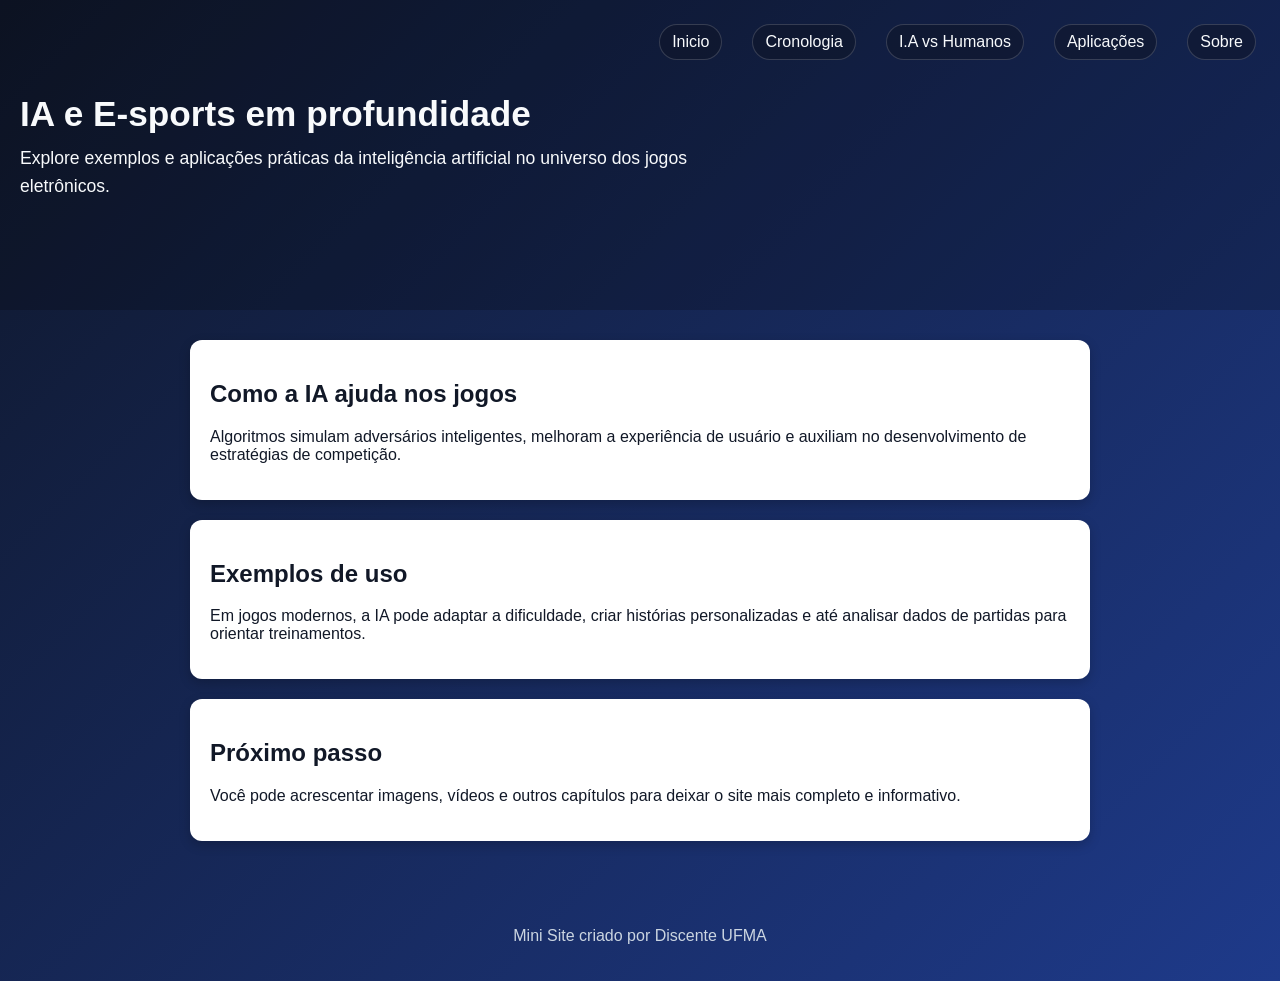
<file: PAGINA 2/index.html>
<!DOCTYPE html>
<html lang="pt-BR">
<head>
    <meta charset="UTF-8">
    <meta name="viewport" content="width=device-width, initial-scale=1.0">
    <title>Mini Site - Página 2</title>
    <link rel="stylesheet" href="style.css">
</head>
<body>
    <header class="hero">
        <nav class="top-nav">
            <a href="../PÁGINA 1_INICIAL/index.html">Inicio</a>
            <a href="index.html">Cronologia</a>
            <a href="../PAGINA 3/index.html">I.A vs Humanos</a>
            <a href="../PAGINA 4/index.html">Aplicações</a>
            <a href="../PAGINA 5/index.html">Sobre</a>
        </nav>
        <h1>IA e E-sports em profundidade</h1>
        <p>Explore exemplos e aplicações práticas da inteligência artificial no universo dos jogos eletrônicos.</p>
    </header>

    <main class="container">
        <section id="topico" class="card">
            <h2>Como a IA ajuda nos jogos</h2>
            <p>Algoritmos simulam adversários inteligentes, melhoram a experiência de usuário e auxiliam no desenvolvimento de estratégias de competição.</p>
        </section>

        <section id="extra" class="card">
            <h2>Exemplos de uso</h2>
            <p>Em jogos modernos, a IA pode adaptar a dificuldade, criar histórias personalizadas e até analisar dados de partidas para orientar treinamentos.</p>
        </section>

        <section class="card">
            <h2>Próximo passo</h2>
            <p>Você pode acrescentar imagens, vídeos e outros capítulos para deixar o site mais completo e informativo.</p>
        </section>
    </main>

    <footer>
        <p>Mini Site criado por Discente UFMA</p>
    </footer>

</body>
</html>
</file>
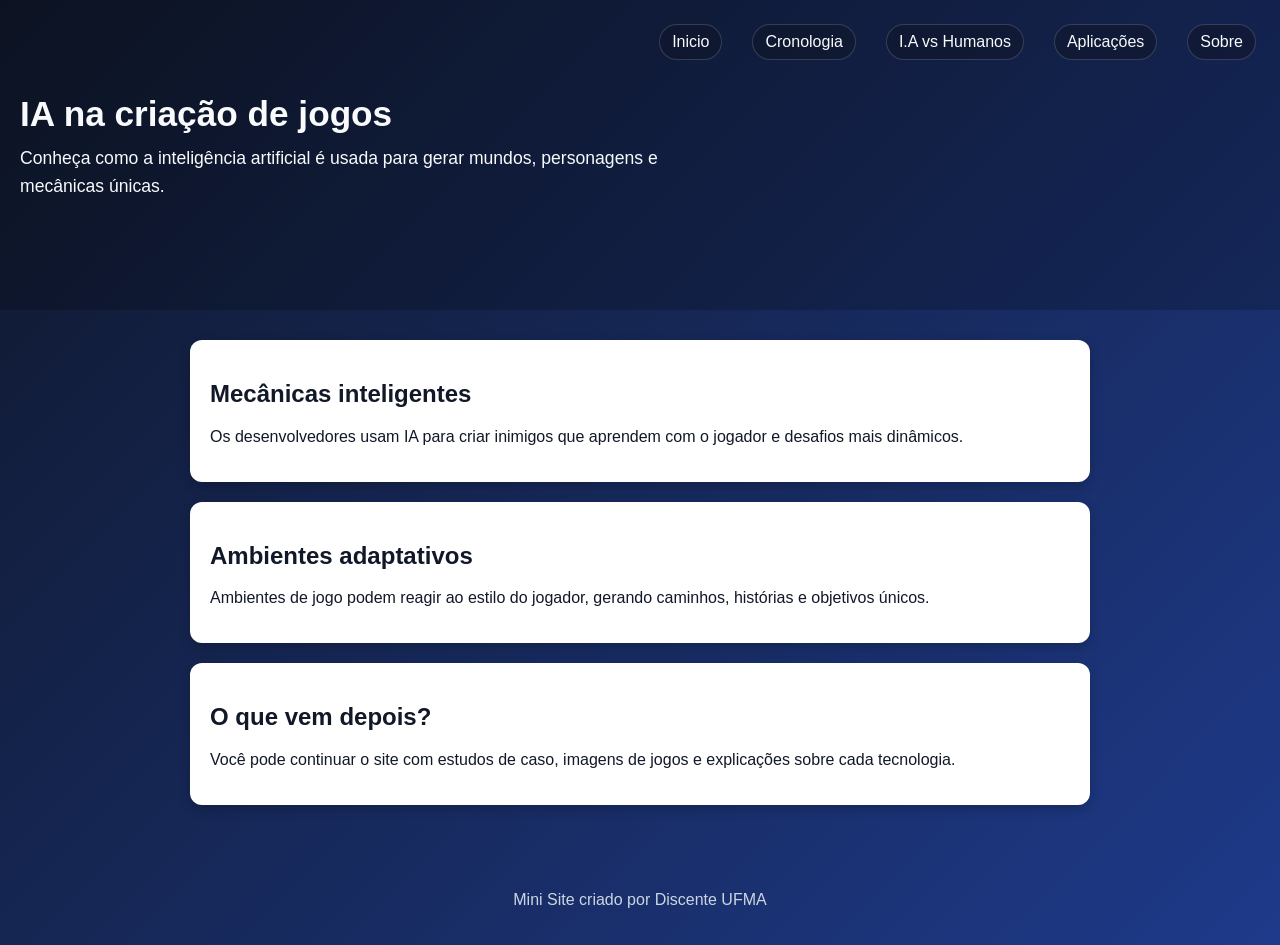
<file: PAGINA 3/index.html>
<!DOCTYPE html>
<html lang="pt-BR">
<head>
    <meta charset="UTF-8">
    <meta name="viewport" content="width=device-width, initial-scale=1.0">
    <title>Mini Site - Página 3</title>
    <link rel="stylesheet" href="style.css">
</head>
<body>
    <header class="hero">
        <nav class="top-nav">
            <a href="../PÁGINA 1_INICIAL/index.html">Inicio</a>
            <a href="../PAGINA 2/index.html">Cronologia</a>
            <a href="index.html">I.A vs Humanos</a>
            <a href="../PAGINA 4/index.html">Aplicações</a>
            <a href="../PAGINA 5/index.html">Sobre</a>
        </nav>
        <h1>IA na criação de jogos</h1>
        <p>Conheça como a inteligência artificial é usada para gerar mundos, personagens e mecânicas únicas.</p>
    </header>

    <main class="container">
        <section id="topico" class="card">
            <h2>Mecânicas inteligentes</h2>
            <p>Os desenvolvedores usam IA para criar inimigos que aprendem com o jogador e desafios mais dinâmicos.</p>
        </section>

        <section id="detalhes" class="card">
            <h2>Ambientes adaptativos</h2>
            <p>Ambientes de jogo podem reagir ao estilo do jogador, gerando caminhos, histórias e objetivos únicos.</p>
        </section>

        <section class="card">
            <h2>O que vem depois?</h2>
            <p>Você pode continuar o site com estudos de caso, imagens de jogos e explicações sobre cada tecnologia.</p>
        </section>
    </main>

    <footer>
        <p>Mini Site criado por Discente UFMA</p>
    </footer>
</body>
</html>
</file>
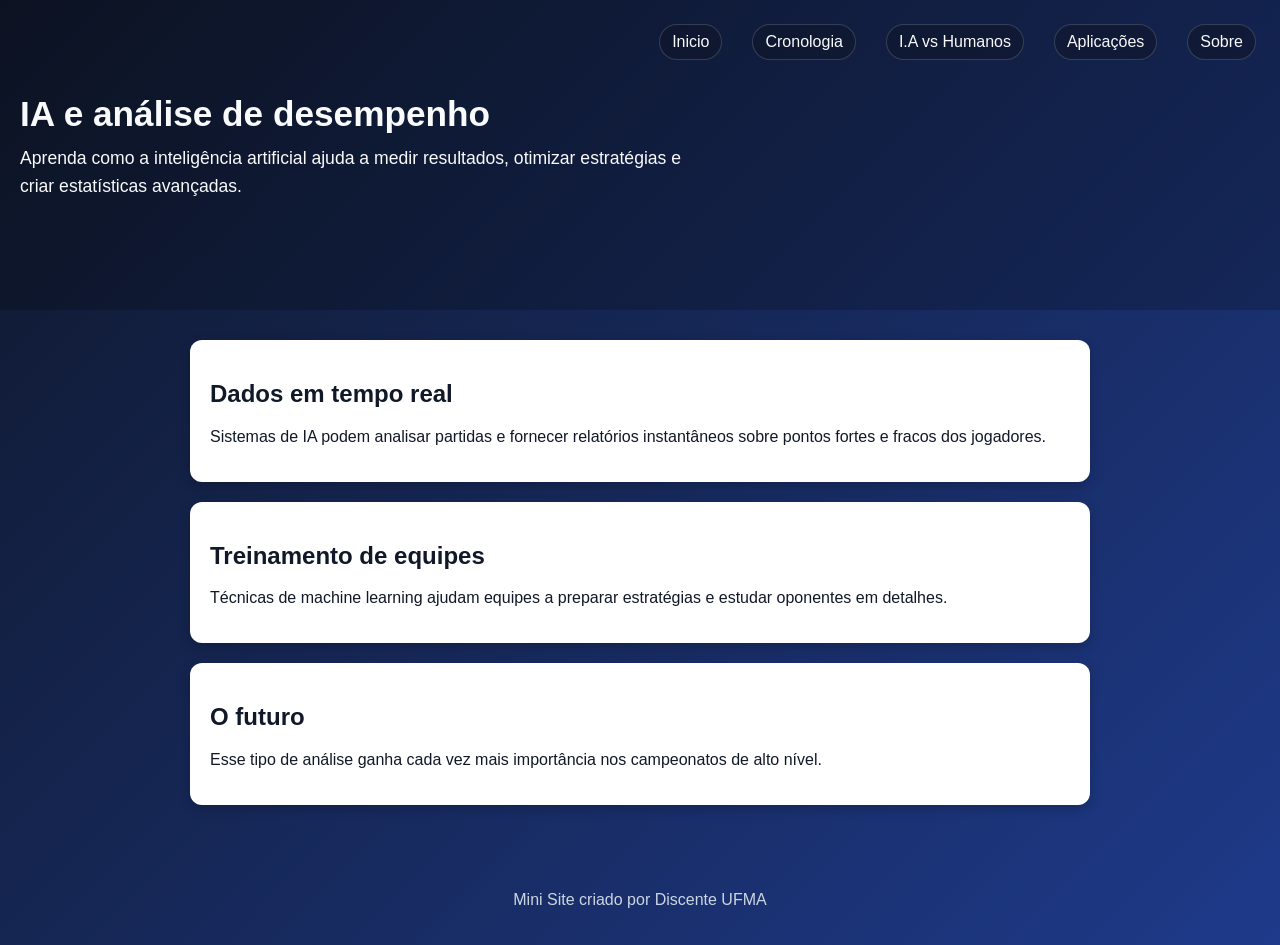
<file: PAGINA 4/index.html>
<!DOCTYPE html>
<html lang="pt-BR">
<head>
    <meta charset="UTF-8">
    <meta name="viewport" content="width=device-width, initial-scale=1.0">
    <title>Mini Site - Página 4</title>
    <link rel="stylesheet" href="style.css">
</head>
<body>
    <header class="hero">
        <nav class="top-nav">
            <a href="../PÁGINA 1_INICIAL/index.html">Inicio</a>
            <a href="../PAGINA 2/index.html">Cronologia</a>
            <a href="../PAGINA 3/index.html">I.A vs Humanos</a>
            <a href="index.html">Aplicações</a>
            <a href="../PAGINA 5/index.html">Sobre</a>
        </nav>
        <h1>IA e análise de desempenho</h1>
        <p>Aprenda como a inteligência artificial ajuda a medir resultados, otimizar estratégias e criar estatísticas avançadas.</p>
    </header>

    <main class="container">
        <section id="topico" class="card">
            <h2>Dados em tempo real</h2>
            <p>Sistemas de IA podem analisar partidas e fornecer relatórios instantâneos sobre pontos fortes e fracos dos jogadores.</p>
        </section>

        <section id="infraestrutura" class="card">
            <h2>Treinamento de equipes</h2>
            <p>Técnicas de machine learning ajudam equipes a preparar estratégias e estudar oponentes em detalhes.</p>
        </section>

        <section class="card">
            <h2>O futuro</h2>
            <p>Esse tipo de análise ganha cada vez mais importância nos campeonatos de alto nível.</p>
        </section>
    </main>

    <footer>
        <p>Mini Site criado por Discente UFMA</p>
    </footer>

</body>
</html>
</file>
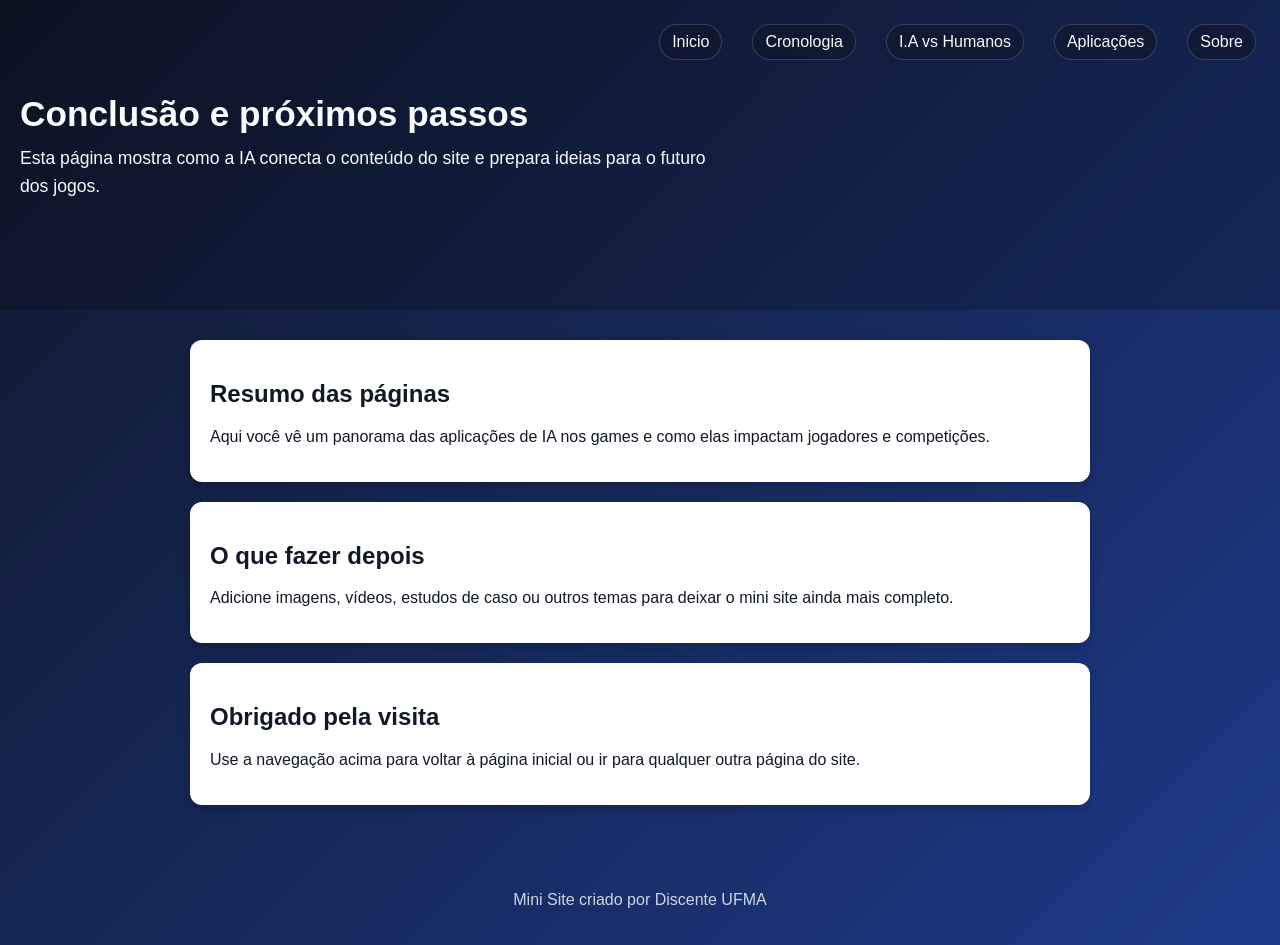
<file: PAGINA 5/index.html>
<!DOCTYPE html>
<html lang="pt-BR">
<head>
    <meta charset="UTF-8">
    <meta name="viewport" content="width=device-width, initial-scale=1.0">
    <title>Mini Site - Página 5</title>
    <link rel="stylesheet" href="style.css">
</head>
<body>
    <header class="hero">
        <nav class="top-nav">
            <a href="../PÁGINA 1_INICIAL/index.html">Inicio</a>
            <a href="../PAGINA 2/index.html">Cronologia</a>
            <a href="../PAGINA 3/index.html">I.A vs Humanos</a>
            <a href="../PAGINA 4/index.html">Aplicações</a>
            <a href="index.html">Sobre</a>
        </nav>
        <h1>Conclusão e próximos passos</h1>
        <p>Esta página mostra como a IA conecta o conteúdo do site e prepara ideias para o futuro dos jogos.</p>
    </header>

    <main class="container">
        <section id="topico" class="card">
            <h2>Resumo das páginas</h2>
            <p>Aqui você vê um panorama das aplicações de IA nos games e como elas impactam jogadores e competições.</p>
        </section>

        <section id="planos" class="card">
            <h2>O que fazer depois</h2>
            <p>Adicione imagens, vídeos, estudos de caso ou outros temas para deixar o mini site ainda mais completo.</p>
        </section>

        <section class="card">
            <h2>Obrigado pela visita</h2>
            <p>Use a navegação acima para voltar à página inicial ou ir para qualquer outra página do site.</p>
        </section>
    </main>

    <footer>
        <p>Mini Site criado por Discente UFMA</p>
    </footer>

</body>
</html>
</file>
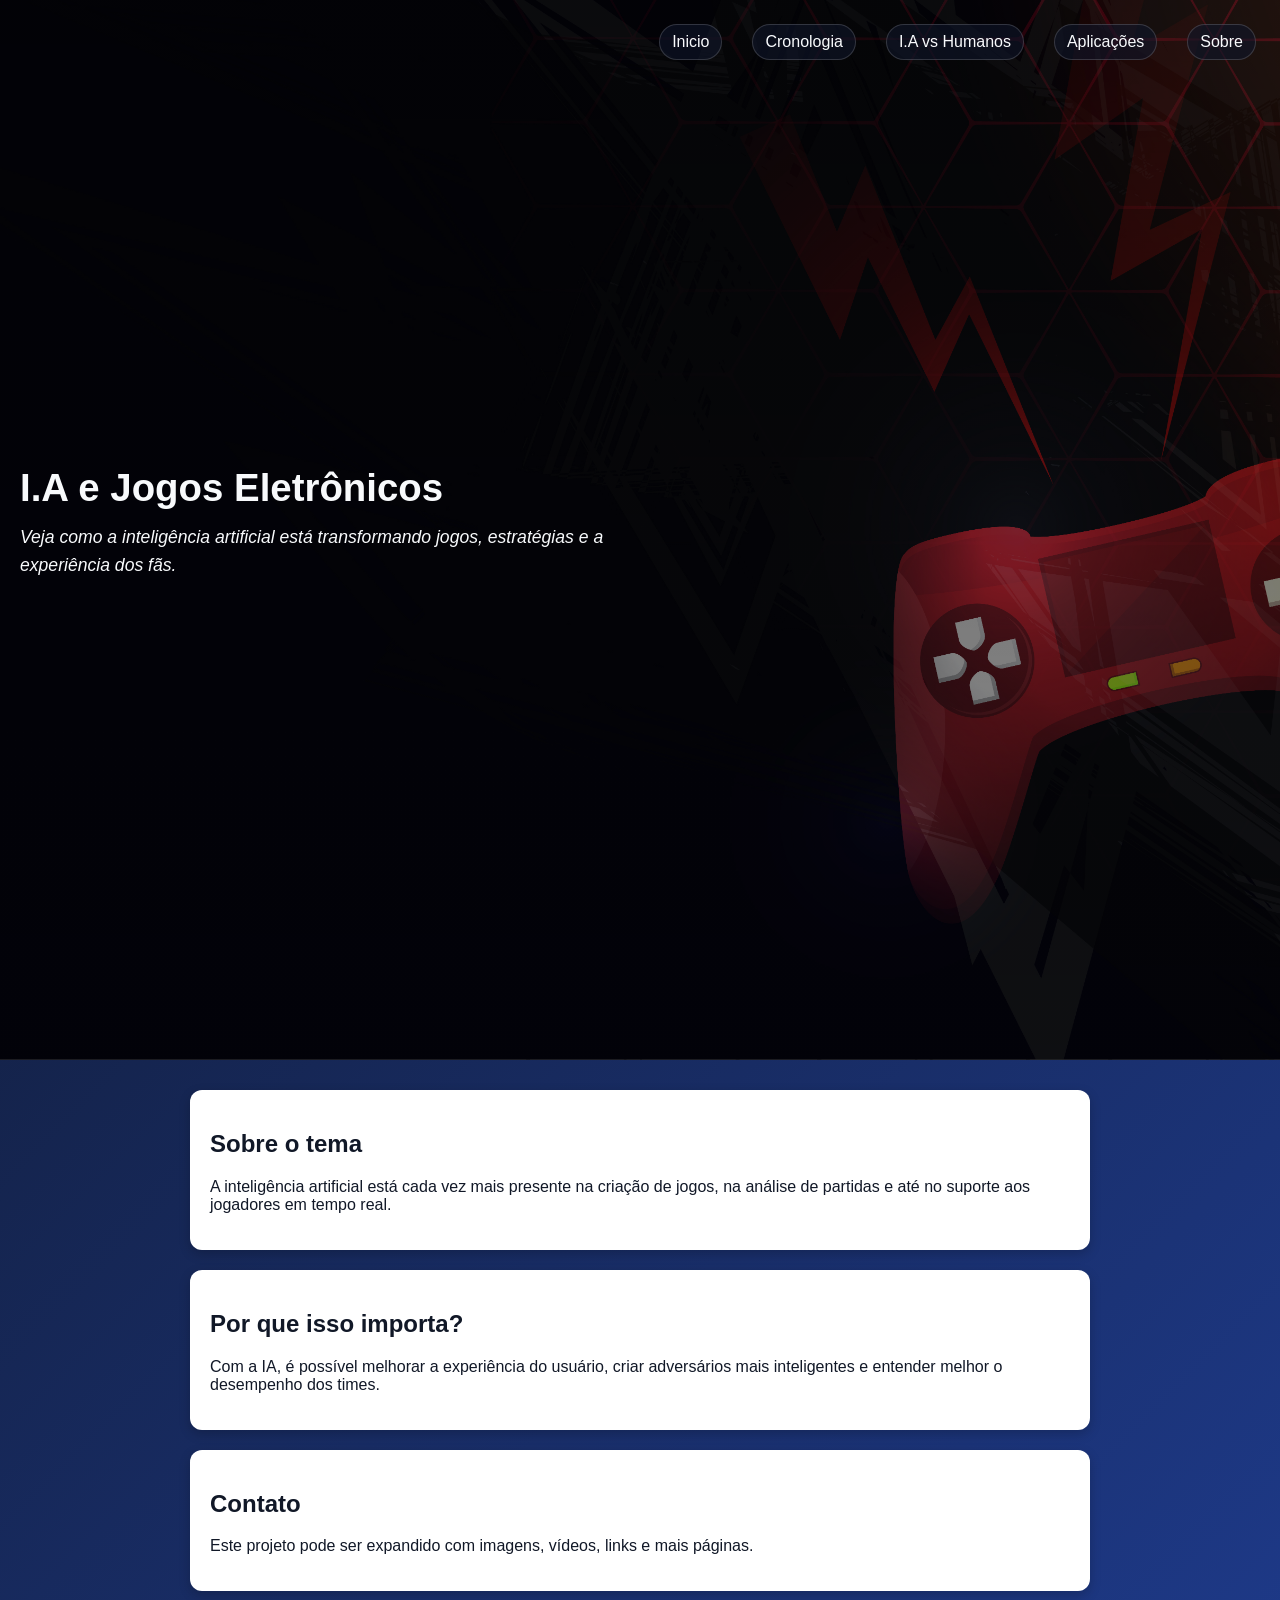
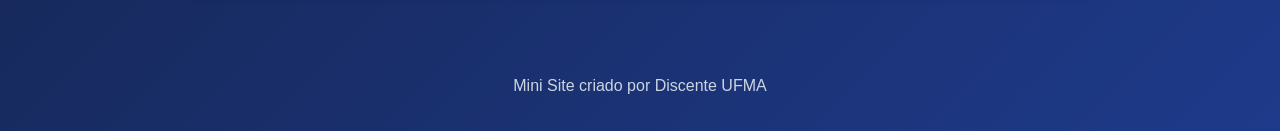
<file: PÁGINA 1_INICIAL/index.html>
<!DOCTYPE html>
<html lang="pt-BR">
<head>
    <meta charset="UTF-8">
    <meta name="viewport" content="width=device-width, initial-scale=1.0">
    <title>Mini Site - Início</title>
    <link rel="stylesheet" href="style.css">
</head>
<body>
    <header class="hero">
        <nav class="top-nav">
           
            <a href="index.html">Inicio</a>
            <a href="../PAGINA 2/index.html">Cronologia</a>
            <a href="../PAGINA 3/index.html">I.A vs Humanos</a>
            <a href="../PAGINA 4/index.html">Aplicações</a>
            <a href="../PAGINA 5/index.html">Sobre</a>
        </nav>
        <h1>I.A e Jogos Eletrônicos</h1>
        <p>Veja como a inteligência artificial está transformando jogos, estratégias e a experiência dos fãs.</p>
    </header>

    <main class="container">
        <section id="sobre" class="card">
            <h2>Sobre o tema</h2>
            <p>A inteligência artificial está cada vez mais presente na criação de jogos, na análise de partidas e até no suporte aos jogadores em tempo real.</p>
        </section>

        <section id="conteudo" class="card">
            <h2>Por que isso importa?</h2>
            <p>Com a IA, é possível melhorar a experiência do usuário, criar adversários mais inteligentes e entender melhor o desempenho dos times.</p>
        </section>

        <section id="contato" class="card">
            <h2>Contato</h2>
            <p>Este projeto pode ser expandido com imagens, vídeos, links e mais páginas.</p>
        </section>
    </main>

    <footer>
        <p>Mini Site criado por Discente UFMA</p>
    </footer>

</body>
</html>
</file>
<file: PAGINA 2/style.css>
body {
    margin: 0;
    font-family: Arial, sans-serif;
    background: linear-gradient(135deg, #0f172a, #1e3a8a);
    color: #f8fafc;
}

.hero {
    text-align: left;
    padding: 70px 20px 90px;
    background: rgba(0, 0, 0, 0.2);
    position: relative;
}

.top-nav {
    position: absolute;
    top: 24px;
    right: 24px;
    display: flex;
    gap: 30px;
    flex-wrap: wrap;
}

.top-nav a {
    color: #f8fafc;
    text-decoration: none;
    padding: 8px 12px;
    border-radius: 999px;
    background: rgba(15, 23, 42, 0.6);
    border: 1px solid rgba(255, 255, 255, 0.16);
}

.top-nav a:hover {
    background: rgba(37, 99, 235, 0.75);
}

.hero h1 {
    font-size: 2.2em;
    margin-bottom: 10px;
}

.hero p {
    font-size: 1.1em;
    line-height: 1.6;
    max-width: 700px;
    margin: 0 0 20px;
}

.app-menu-wrapper {
    position: absolute;
    top: 32px;
    right: 24px;
    display: flex;
    justify-content: flex-end;
    width: auto;
    max-width: 320px;
    z-index: 10;
}

.app-menu-card {
    width: 100%;
    padding: 16px 18px;
    background: rgba(15, 23, 42, 0.9);
    border: 1px solid rgba(148, 163, 184, 0.2);
    border-radius: 16px;
    text-align: center;
    box-shadow: 0 16px 36px rgba(0, 0, 0, 0.25);
    backdrop-filter: blur(8px);
}

.app-menu-text {
    display: none;
}

.app-menu-button {
    display: inline-flex;
    align-items: center;
    justify-content: center;
    gap: 10px;
    width: 100%;
    padding: 12px 16px;
    background: linear-gradient(135deg, #2563eb, #3b82f6);
    border: none;
    color: white;
    font-size: 0.97em;
    font-weight: 600;
    border-radius: 999px;
    cursor: pointer;
    transition: transform 0.2s ease, box-shadow 0.2s ease;
}

.app-menu-button:hover {
    transform: translateY(-1px);
    box-shadow: 0 8px 20px rgba(37, 99, 235, 0.25);
}

.menu-icon {
    display: inline-grid;
    grid-template-columns: repeat(2, 6px);
    grid-gap: 4px;
}

.menu-icon span {
    display: block;
    width: 6px;
    height: 6px;
    background: white;
    border-radius: 2px;
}

.app-menu-panel {
    position: absolute;
    top: calc(100% + 10px);
    left: 50%;
    transform: translateX(-50%) translateY(-10px);
    width: 240px;
    background: rgba(15, 23, 42, 0.98);
    border: 1px solid rgba(148, 163, 184, 0.16);
    border-radius: 14px;
    padding: 14px 0;
    box-shadow: 0 18px 40px rgba(15, 23, 42, 0.3);
    opacity: 0;
    pointer-events: none;
    transition: opacity 180ms ease, transform 180ms ease;
    z-index: 20;
}

.app-menu-panel.open {
    opacity: 1;
    transform: translateX(-50%) translateY(0);
    pointer-events: auto;
}

.app-menu-panel a {
    display: block;
    padding: 12px 18px;
    color: #e2e8f0;
    text-decoration: none;
    font-size: 0.98em;
}

.app-menu-panel a:hover {
    background: rgba(255, 255, 255, 0.08);
}

.container {
    max-width: 900px;
    margin: 0 auto;
    padding: 30px 20px;
}

.card {
    background: white;
    color: #111827;
    border-radius: 12px;
    padding: 20px;
    margin-bottom: 20px;
    box-shadow: 0 4px 12px rgba(0, 0, 0, 0.2);
}

.btn {
    display: inline-block;
    padding: 10px 18px;
    background: #2563eb;
    color: white;
    text-decoration: none;
    border-radius: 8px;
}

footer {
    text-align: center;
    padding: 20px;
    color: #cbd5e1;
}
</file>
<file: PAGINA 3/style.css>
body {
    margin: 0;
    font-family: Arial, sans-serif;
    background: linear-gradient(135deg, #0f172a, #1e3a8a);
    color: #f8fafc;
}

.hero {
    text-align: left;
    padding: 70px 20px 90px;
    background: rgba(0, 0, 0, 0.2);
    position: relative;
}

.top-nav {
    position: absolute;
    top: 24px;
    right: 24px;
    display: flex;
    gap: 30px;
    flex-wrap: wrap;
}

.top-nav a {
    color: #f8fafc;
    text-decoration: none;
    padding: 8px 12px;
    border-radius: 999px;
    background: rgba(15, 23, 42, 0.6);
    border: 1px solid rgba(255, 255, 255, 0.16);
}

.top-nav a:hover {
    background: rgba(37, 99, 235, 0.75);
}

.hero h1 {
    font-size: 2.2em;
    margin-bottom: 10px;
}

.hero p {
    font-size: 1.1em;
    line-height: 1.6;
    max-width: 700px;
    margin: 0 0 20px;
}

.app-menu-wrapper {
    position: absolute;
    top: 32px;
    right: 24px;
    display: flex;
    justify-content: flex-end;
    width: auto;
    max-width: 320px;
    z-index: 10;
}

.app-menu-card {
    width: 100%;
    padding: 16px 18px;
    background: rgba(15, 23, 42, 0.9);
    border: 1px solid rgba(148, 163, 184, 0.2);
    border-radius: 16px;
    text-align: center;
    box-shadow: 0 16px 36px rgba(0, 0, 0, 0.25);
    backdrop-filter: blur(8px);
}

.app-menu-text {
    display: none;
}

.app-menu-button {
    display: inline-flex;
    align-items: center;
    justify-content: center;
    gap: 10px;
    width: 100%;
    padding: 12px 16px;
    background: linear-gradient(135deg, #2563eb, #3b82f6);
    border: none;
    color: white;
    font-size: 0.97em;
    font-weight: 600;
    border-radius: 999px;
    cursor: pointer;
    transition: transform 0.2s ease, box-shadow 0.2s ease;
}

.app-menu-button:hover {
    transform: translateY(-1px);
    box-shadow: 0 8px 20px rgba(37, 99, 235, 0.25);
}

.menu-icon {
    display: inline-grid;
    grid-template-columns: repeat(2, 6px);
    grid-gap: 4px;
}

.menu-icon span {
    display: block;
    width: 6px;
    height: 6px;
    background: white;
    border-radius: 2px;
}

.app-menu-panel {
    position: absolute;
    top: calc(100% + 10px);
    left: 50%;
    transform: translateX(-50%) translateY(-10px);
    width: 240px;
    background: rgba(15, 23, 42, 0.98);
    border: 1px solid rgba(148, 163, 184, 0.16);
    border-radius: 14px;
    padding: 14px 0;
    box-shadow: 0 18px 40px rgba(15, 23, 42, 0.3);
    opacity: 0;
    pointer-events: none;
    transition: opacity 180ms ease, transform 180ms ease;
    z-index: 20;
}

.app-menu-panel.open {
    opacity: 1;
    transform: translateX(-50%) translateY(0);
    pointer-events: auto;
}

.app-menu-panel a {
    display: block;
    padding: 12px 18px;
    color: #e2e8f0;
    text-decoration: none;
    font-size: 0.98em;
}

.app-menu-panel a:hover {
    background: rgba(255, 255, 255, 0.08);
}

.container {
    max-width: 900px;
    margin: 0 auto;
    padding: 30px 20px;
}

.card {
    background: white;
    color: #111827;
    border-radius: 12px;
    padding: 20px;
    margin-bottom: 20px;
    box-shadow: 0 4px 12px rgba(0, 0, 0, 0.2);
}

.btn {
    display: inline-block;
    padding: 10px 18px;
    background: #2563eb;
    color: white;
    text-decoration: none;
    border-radius: 8px;
}

footer {
    text-align: center;
    padding: 20px;
    color: #cbd5e1;
}
</file>
<file: PAGINA 4/style.css>
body {
    margin: 0;
    font-family: Arial, sans-serif;
    background: linear-gradient(135deg, #0f172a, #1e3a8a);
    color: #f8fafc;
}

.hero {
    text-align: left;
    padding: 70px 20px 90px;
    background: rgba(0, 0, 0, 0.2);
    position: relative;
}

.top-nav {
    position: absolute;
    top: 24px;
    right: 24px;
    display: flex;
    gap: 30px;
    flex-wrap: wrap;
}

.top-nav a {
    color: #f8fafc;
    text-decoration: none;
    padding: 8px 12px;
    border-radius: 999px;
    background: rgba(15, 23, 42, 0.6);
    border: 1px solid rgba(255, 255, 255, 0.16);
}

.top-nav a:hover {
    background: rgba(37, 99, 235, 0.75);
}

.hero h1 {
    font-size: 2.2em;
    margin-bottom: 10px;
}

.hero p {
    font-size: 1.1em;
    line-height: 1.6;
    max-width: 700px;
    margin: 0 0 20px;
}

.app-menu-wrapper {
    position: absolute;
    top: 32px;
    right: 24px;
    display: flex;
    justify-content: flex-end;
    width: auto;
    max-width: 320px;
    z-index: 10;
}

.app-menu-card {
    width: 100%;
    padding: 16px 18px;
    background: rgba(15, 23, 42, 0.9);
    border: 1px solid rgba(148, 163, 184, 0.2);
    border-radius: 16px;
    text-align: center;
    box-shadow: 0 16px 36px rgba(0, 0, 0, 0.25);
    backdrop-filter: blur(8px);
}

.app-menu-text {
    display: none;
}

.app-menu-button {
    display: inline-flex;
    align-items: center;
    justify-content: center;
    gap: 10px;
    width: 100%;
    padding: 12px 16px;
    background: linear-gradient(135deg, #2563eb, #3b82f6);
    border: none;
    color: white;
    font-size: 0.97em;
    font-weight: 600;
    border-radius: 999px;
    cursor: pointer;
    transition: transform 0.2s ease, box-shadow 0.2s ease;
}

.app-menu-button:hover {
    transform: translateY(-1px);
    box-shadow: 0 8px 20px rgba(37, 99, 235, 0.25);
}

.menu-icon {
    display: inline-grid;
    grid-template-columns: repeat(2, 6px);
    grid-gap: 4px;
}

.menu-icon span {
    display: block;
    width: 6px;
    height: 6px;
    background: white;
    border-radius: 2px;
}

.app-menu-panel {
    position: absolute;
    top: calc(100% + 10px);
    left: 50%;
    transform: translateX(-50%) translateY(-10px);
    width: 240px;
    background: rgba(15, 23, 42, 0.98);
    border: 1px solid rgba(148, 163, 184, 0.16);
    border-radius: 14px;
    padding: 14px 0;
    box-shadow: 0 18px 40px rgba(15, 23, 42, 0.3);
    opacity: 0;
    pointer-events: none;
    transition: opacity 180ms ease, transform 180ms ease;
    z-index: 20;
}

.app-menu-panel.open {
    opacity: 1;
    transform: translateX(-50%) translateY(0);
    pointer-events: auto;
}

.app-menu-panel a {
    display: block;
    padding: 12px 18px;
    color: #e2e8f0;
    text-decoration: none;
    font-size: 0.98em;
}

.app-menu-panel a:hover {
    background: rgba(255, 255, 255, 0.08);
}

.container {
    max-width: 900px;
    margin: 0 auto;
    padding: 30px 20px;
}

.card {
    background: white;
    color: #111827;
    border-radius: 12px;
    padding: 20px;
    margin-bottom: 20px;
    box-shadow: 0 4px 12px rgba(0, 0, 0, 0.2);
}

.btn {
    display: inline-block;
    padding: 10px 18px;
    background: #2563eb;
    color: white;
    text-decoration: none;
    border-radius: 8px;
}

footer {
    text-align: center;
    padding: 20px;
    color: #cbd5e1;
}
</file>
<file: PAGINA 5/style.css>
body {
    margin: 0;
    font-family: Arial, sans-serif;
    background: linear-gradient(135deg, #0f172a, #1e3a8a);
    color: #f8fafc;
}

.hero {
    text-align: left;
    padding: 70px 20px 90px;
    background: rgba(0, 0, 0, 0.2);
    position: relative;
}

.top-nav {
    position: absolute;
    top: 24px;
    right: 24px;
    display: flex;
    gap: 30px;
    flex-wrap: wrap;
}

.top-nav a {
    color: #f8fafc;
    text-decoration: none;
    padding: 8px 12px;
    border-radius: 999px;
    background: rgba(15, 23, 42, 0.6);
    border: 1px solid rgba(255, 255, 255, 0.16);
}

.top-nav a:hover {
    background: rgba(37, 99, 235, 0.75);
}

.hero h1 {
    font-size: 2.2em;
    margin-bottom: 10px;
}

.hero p {
    font-size: 1.1em;
    line-height: 1.6;
    max-width: 700px;
    margin: 0 0 20px;
}

.app-menu-wrapper {
    position: absolute;
    top: 32px;
    right: 24px;
    display: flex;
    justify-content: flex-end;
    width: auto;
    max-width: 320px;
    z-index: 10;
}

.app-menu-card {
    width: 100%;
    padding: 16px 18px;
    background: rgba(15, 23, 42, 0.9);
    border: 1px solid rgba(148, 163, 184, 0.2);
    border-radius: 16px;
    text-align: center;
    box-shadow: 0 16px 36px rgba(0, 0, 0, 0.25);
    backdrop-filter: blur(8px);
}

.app-menu-text {
    display: none;
}

.app-menu-button {
    display: inline-flex;
    align-items: center;
    justify-content: center;
    gap: 10px;
    width: 100%;
    padding: 12px 16px;
    background: linear-gradient(135deg, #2563eb, #3b82f6);
    border: none;
    color: white;
    font-size: 0.97em;
    font-weight: 600;
    border-radius: 999px;
    cursor: pointer;
    transition: transform 0.2s ease, box-shadow 0.2s ease;
}

.app-menu-button:hover {
    transform: translateY(-1px);
    box-shadow: 0 8px 20px rgba(37, 99, 235, 0.25);
}

.menu-icon {
    display: inline-grid;
    grid-template-columns: repeat(2, 6px);
    grid-gap: 4px;
}

.menu-icon span {
    display: block;
    width: 6px;
    height: 6px;
    background: white;
    border-radius: 2px;
}

.app-menu-panel {
    position: absolute;
    top: calc(100% + 10px);
    left: 50%;
    transform: translateX(-50%) translateY(-10px);
    width: 240px;
    background: rgba(15, 23, 42, 0.98);
    border: 1px solid rgba(148, 163, 184, 0.16);
    border-radius: 14px;
    padding: 14px 0;
    box-shadow: 0 18px 40px rgba(15, 23, 42, 0.3);
    opacity: 0;
    pointer-events: none;
    transition: opacity 180ms ease, transform 180ms ease;
    z-index: 20;
}

.app-menu-panel.open {
    opacity: 1;
    transform: translateX(-50%) translateY(0);
    pointer-events: auto;
}

.app-menu-panel a {
    display: block;
    padding: 12px 18px;
    color: #e2e8f0;
    text-decoration: none;
    font-size: 0.98em;
}

.app-menu-panel a:hover {
    background: rgba(255, 255, 255, 0.08);
}

.container {
    max-width: 900px;
    margin: 0 auto;
    padding: 30px 20px;
}

.card {
    background: white;
    color: #111827;
    border-radius: 12px;
    padding: 20px;
    margin-bottom: 20px;
    box-shadow: 0 4px 12px rgba(0, 0, 0, 0.2);
}

.btn {
    display: inline-block;
    padding: 10px 18px;
    background: #2563eb;
    color: white;
    text-decoration: none;
    border-radius: 8px;
}

footer {
    text-align: center;
    padding: 20px;
    color: #cbd5e1;
}
</file>
<file: PÁGINA 1_INICIAL/style.css>
body {
    margin: 0;
    font-family: Arial, sans-serif;
    background: linear-gradient(135deg, #0f172a, #1e3a8a);
    color: #f8fafc;
}

.hero {
    text-align: left;
    padding: 70px 20px 90px;
    position: relative;
    min-height: 100vh;
    display: flex;
    flex-direction: column;
    justify-content: center;
    background: linear-gradient(rgba(0, 0, 0, 0.6), rgba(0, 0, 0, 0.45)),
        url("../IMAGENS DO SITE/fundo_tela_inicial.jpg") center/cover no-repeat;
}

.top-nav {
    position: absolute;
    top: 24px;
    right: 24px;
    display: flex;
    gap: 30px;
    flex-wrap: wrap;
}

.top-nav a {
    color: #f8fafc;
    text-decoration: none;
    padding: 8px 12px;
    border-radius: 999px;
    background: rgba(15, 23, 42, 0.6);
    border: 1px solid rgba(255, 255, 255, 0.16);
}

.top-nav a:hover {
    background: rgba(37, 99, 235, 0.75);
}

.hero h1 {
    font-size: 2.4em;
    margin-bottom: 13px;
    color: #f8fafc;
    max-width: 700px;
}

.hero p {
    font-size: 1.1em;
    line-height: 1.6;
    max-width: 650px;
    margin: 0 0 20px;
    font-style: italic;
}

.container {
    max-width: 900px;
    margin: 0 auto;
    padding: 30px 20px;
}

.card {
    background: white;
    color: #111827;
    border-radius: 12px;
    padding: 20px;
    margin-bottom: 20px;
    box-shadow: 0 4px 12px rgba(0, 0, 0, 0.2);
}

.btn {
    display: inline-block;
    padding: 10px 18px;
    background: #2563eb;
    color: white;
    text-decoration: none;
    border-radius: 8px;
}

footer {
    text-align: center;
    padding: 20px;
    color: #cbd5e1;
}
</file>
